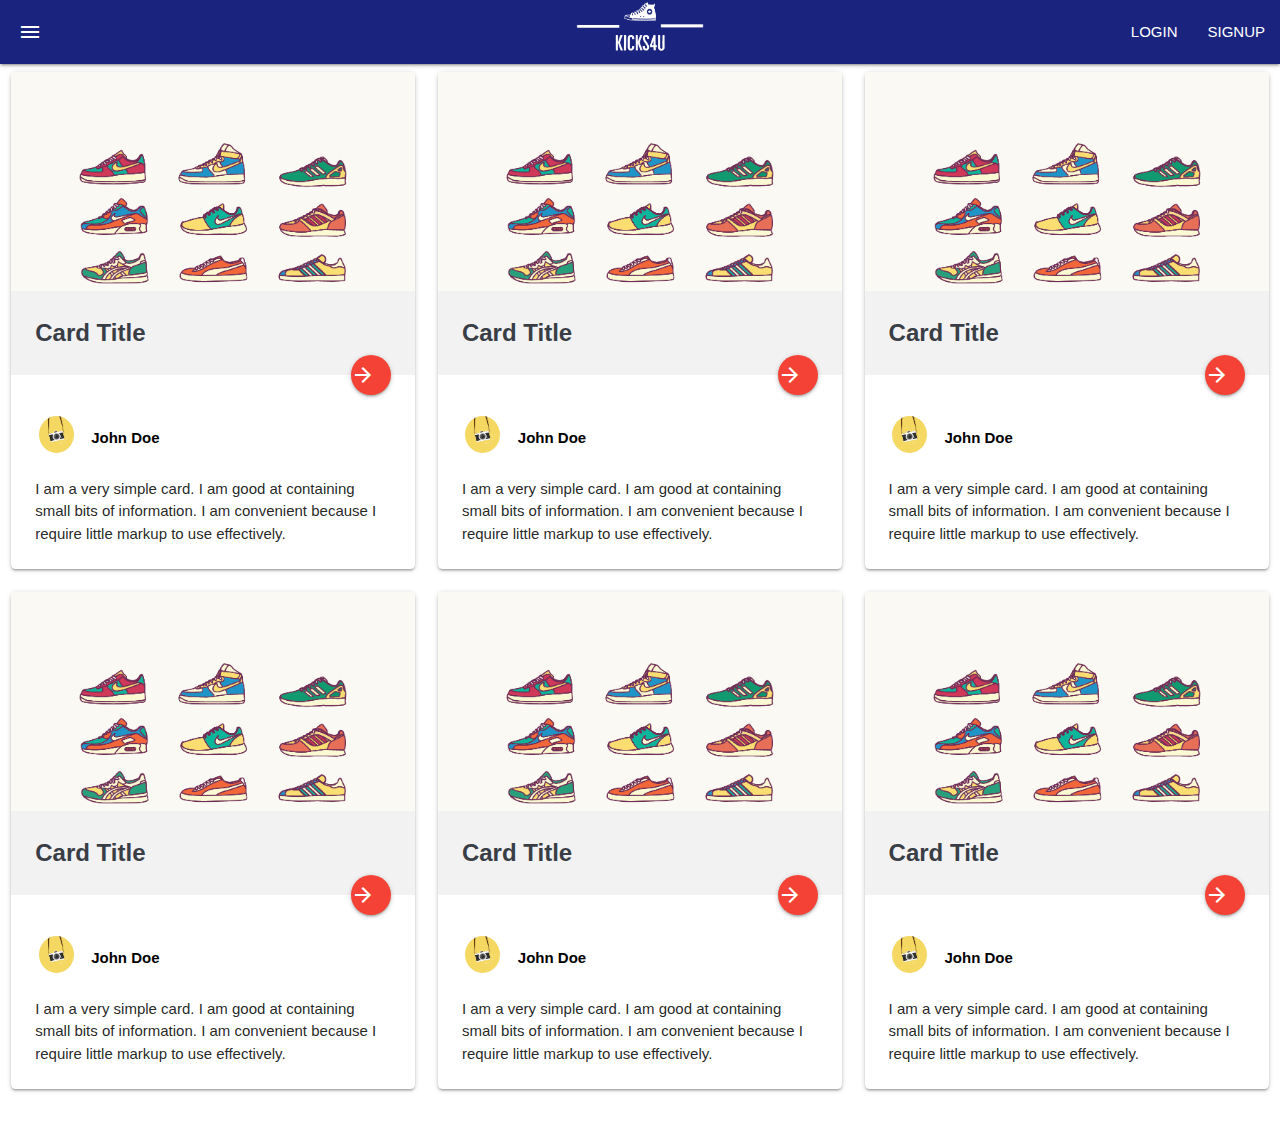
<file: index.html>
<!DOCTYPE html>
<html>
  <head>
    <!--Import Google Icon Font-->
    <link
      href="https://fonts.googleapis.com/icon?family=Material+Icons"
      rel="stylesheet"
    />
    <!--Import materialize.css-->
    <link
      type="text/css"
      rel="stylesheet"
      href="css/materialize.min.css"
      media="screen,projection"
    />
    <!-- Import external stylesheet -->
    <link rel="stylesheet" href="css/styles.css" />
    <!--Let browser know website is optimized for mobile-->
    <meta name="viewport" content="width=device-width, initial-scale=1.0" />
  </head>

  <body>
    <!-- Navbar -->
    <nav>
      <div class="nav-wrapper indigo darken-4">
        <!-- Sidebar -->
        <a href="index.html" class="brand-logo center">
            <img class="brand-logo center" id="logo" src="images/logo.png" alt="Logo" />
        </a>
        <ul id="slide-out" class="sidenav">
          <li>
            <div class="user-view">
              <div class="background">
                <img id="sidenav-bg" src="images/background.png" />
              </div>
              <a href="#user"><img class="circle" src="images/user.png" /></a>
              <a href="#name"><span class="white-text name">John Doe</span></a>
              <a href="#email">
                <span class="white-text email">jdandturk@gmail.com</span>
              </a>
            </div>
          </li>
          <li>
            <a class="waves-effect" href="index.html"
              ><i class="material-icons indigo-text">home</i>Home
            </a>
          </li>
          <li>
            <a class="waves-effect" href="#!"
              ><i class="material-icons indigo-text">stars</i>Showcase
            </a>
          </li>
          <li>
            <a class="waves-effect" href="#!"
              ><i class="material-icons indigo-text">settings</i>Tools &
              Resources
            </a>
          </li>
          <li>
            <a class="waves-effect" href="#!"
              ><i class="material-icons indigo-text">code</i>Themes & Templates
            </a>
          </li>
          <li>
            <a class="waves-effect" href="#!"
              ><i class="material-icons indigo-text">palette</i>Mockups &
              Concepts
            </a>
          </li>
          <li>
            <a class="waves-effect" href="#!"
              ><i class="material-icons indigo-text">adb</i>Apps
            </a>
          </li>
          <li>
            <a class="waves-effect" href="#!">
              <i class="material-icons indigo-text"
                ><svg
                  xmlns="http://www.w3.org/2000/svg"
                  x="0px"
                  y="0px"
                  width="25"
                  height="50"
                  viewBox="0 0 30 30"
                >
                  <path
                    d="M15,3C8.373,3,3,8.373,3,15c0,6.627,5.373,12,12,12s12-5.373,12-12C27,8.373,21.627,3,15,3z M24.084,10.843 c0.003,0.096,0.018,0.178,0.018,0.278c0,1.043-0.196,2.217-0.783,3.687l-2.987,8.637c-0.634,0.402-1.315,0.732-2.034,0.984 l-3.116-8.531l-2.991,8.692c-0.64-0.188-1.253-0.437-1.833-0.742L5.747,11.221c0.271-0.661,0.609-1.286,1.008-1.868 c0.102,0.002,0.217,0.005,0.307,0.005c1.076,0,2.743-0.131,2.743-0.131c0.556-0.031,0.62,0.783,0.066,0.849 c0,0-0.558,0.065-1.178,0.098l3.748,11.151l2.252-6.757l-1.602-4.396c-0.556-0.031-1.08-0.096-1.08-0.096 c-0.556-0.033-0.489-0.882,0.065-0.849c0,0,1.7,0.131,2.71,0.131c1.076,0,2.743-0.131,2.743-0.131 c0.556-0.031,0.62,0.783,0.066,0.849c0,0-0.559,0.065-1.178,0.098l3.72,11.066l1.028-3.434c0.522-1.337,0.783-2.444,0.783-3.327 c0-1.272-0.456-2.153-0.849-2.838c-0.521-0.849-1.012-1.566-1.012-2.415c0-0.849,0.58-1.64,1.431-1.794 C22.602,8.368,23.48,9.529,24.084,10.843z"
                  ></path></svg></i
              >Wordpress
            </a>
          </li>
        </ul>
        <a
          href="#"
          data-target="slide-out"
          class="sidenav-trigger show-on-large"
        >
          <i class="material-icons">menu</i>
        </a>

        <ul id="nav-mobile" class="right hide-on-med-and-down">
          <li><a href="#">LOGIN</a></li>
          <li><a href="#">SIGNUP</a></li>
        </ul>
      </div>
    </nav>

    <!-- Content -->
    <div class="row">
        <div class="col l4 m6 s12">
            <div class="card">
              <div class="card-image">
                <img src="images/shoes.png" />
                <span class="card-title">Card Title</span>
                <a href="article.html" class="btn-floating halfway-fab waves-effect waves-light red"
                  ><i class="material-icons">arrow_forward_ios</i></a
                >
              </div>
              <div class="card-content">
                <div class="author">
                    <a class="profile-image" href="#user"><img id="author-image" class="circle" src="images/camera.png" /></a>
                    <a class="profile-name" href="#name"><p id="author-name" class="black-text name">John Doe</p></a>
                </div>
                <p>
                  I am a very simple card. I am good at containing small bits of
                  information. I am convenient because I require little markup to
                  use effectively.
                </p>
              </div>
            </div>
          </div><div class="col l4 m6 s12">
            <div class="card">
              <div class="card-image">
                <img src="images/shoes.png" />
                <span class="card-title">Card Title</span>
                <a href="article.html" class="btn-floating halfway-fab waves-effect waves-light red"
                  ><i class="material-icons">arrow_forward_ios</i></a
                >
              </div>
              <div class="card-content">
                <div class="author">
                    <a class="profile-image" href="#user"><img id="author-image" class="circle" src="images/camera.png" /></a>
                    <a class="profile-name" href="#name"><p id="author-name" class="black-text name">John Doe</p></a>
                </div>
                <p>
                  I am a very simple card. I am good at containing small bits of
                  information. I am convenient because I require little markup to
                  use effectively.
                </p>
              </div>
            </div>
          </div><div class="col l4 m6 s12">
            <div class="card">
              <div class="card-image">
                <img src="images/shoes.png" />
                <span class="card-title">Card Title</span>
                <a href="article.html" class="btn-floating halfway-fab waves-effect waves-light red"
                  ><i class="material-icons">arrow_forward_ios</i></a
                >
              </div>
              <div class="card-content">
                <div class="author">
                    <a class="profile-image" href="#user"><img id="author-image" class="circle" src="images/camera.png" /></a>
                    <a class="profile-name" href="#name"><p id="author-name" class="black-text name">John Doe</p></a>
                </div>
                <p>
                  I am a very simple card. I am good at containing small bits of
                  information. I am convenient because I require little markup to
                  use effectively.
                </p>
              </div>
            </div>
          </div><div class="col l4 m6 s12">
            <div class="card">
              <div class="card-image">
                <img src="images/shoes.png" />
                <span class="card-title">Card Title</span>
                <a href="article.html" class="btn-floating halfway-fab waves-effect waves-light red"
                  ><i class="material-icons">arrow_forward_ios</i></a
                >
              </div>
              <div class="card-content">
                <div class="author">
                    <a class="profile-image" href="#user"><img id="author-image" class="circle" src="images/camera.png" /></a>
                    <a class="profile-name" href="#name"><p id="author-name" class="black-text name">John Doe</p></a>
                </div>
                <p>
                  I am a very simple card. I am good at containing small bits of
                  information. I am convenient because I require little markup to
                  use effectively.
                </p>
              </div>
            </div>
          </div><div class="col l4 m6 s12">
            <div class="card">
              <div class="card-image">
                <img src="images/shoes.png" />
                <span class="card-title">Card Title</span>
                <a href="article.html" class="btn-floating halfway-fab waves-effect waves-light red"
                  ><i class="material-icons">arrow_forward_ios</i></a
                >
              </div>
              <div class="card-content">
                <div class="author">
                    <a class="profile-image" href="#user"><img id="author-image" class="circle" src="images/camera.png" /></a>
                    <a class="profile-name" href="#name"><p id="author-name" class="black-text name">John Doe</p></a>
                </div>
                <p>
                  I am a very simple card. I am good at containing small bits of
                  information. I am convenient because I require little markup to
                  use effectively.
                </p>
              </div>
            </div>
          </div><div class="col l4 m6 s12">
            <div class="card">
              <div class="card-image">
                <img src="images/shoes.png" />
                <span class="card-title">Card Title</span>
                <a href="article.html" class="btn-floating halfway-fab waves-effect waves-light red"
                  ><i class="material-icons">arrow_forward_ios</i></a
                >
              </div>
              <div class="card-content">
                <div class="author">
                    <a class="profile-image" href="#user"><img id="author-image" class="circle" src="images/camera.png" /></a>
                    <a class="profile-name" href="#name"><p id="author-name" class="black-text name">John Doe</p></a>
                </div>
                <p>
                  I am a very simple card. I am good at containing small bits of
                  information. I am convenient because I require little markup to
                  use effectively.
                </p>
              </div>
            </div>
    </div>


    <!--JavaScript at end of body for optimized loading-->
    <script type="text/javascript" src="js/materialize.min.js"></script>
    <script type="text/javascript" src="js/scripts.js"></script>
  </body>
</html>
</file>
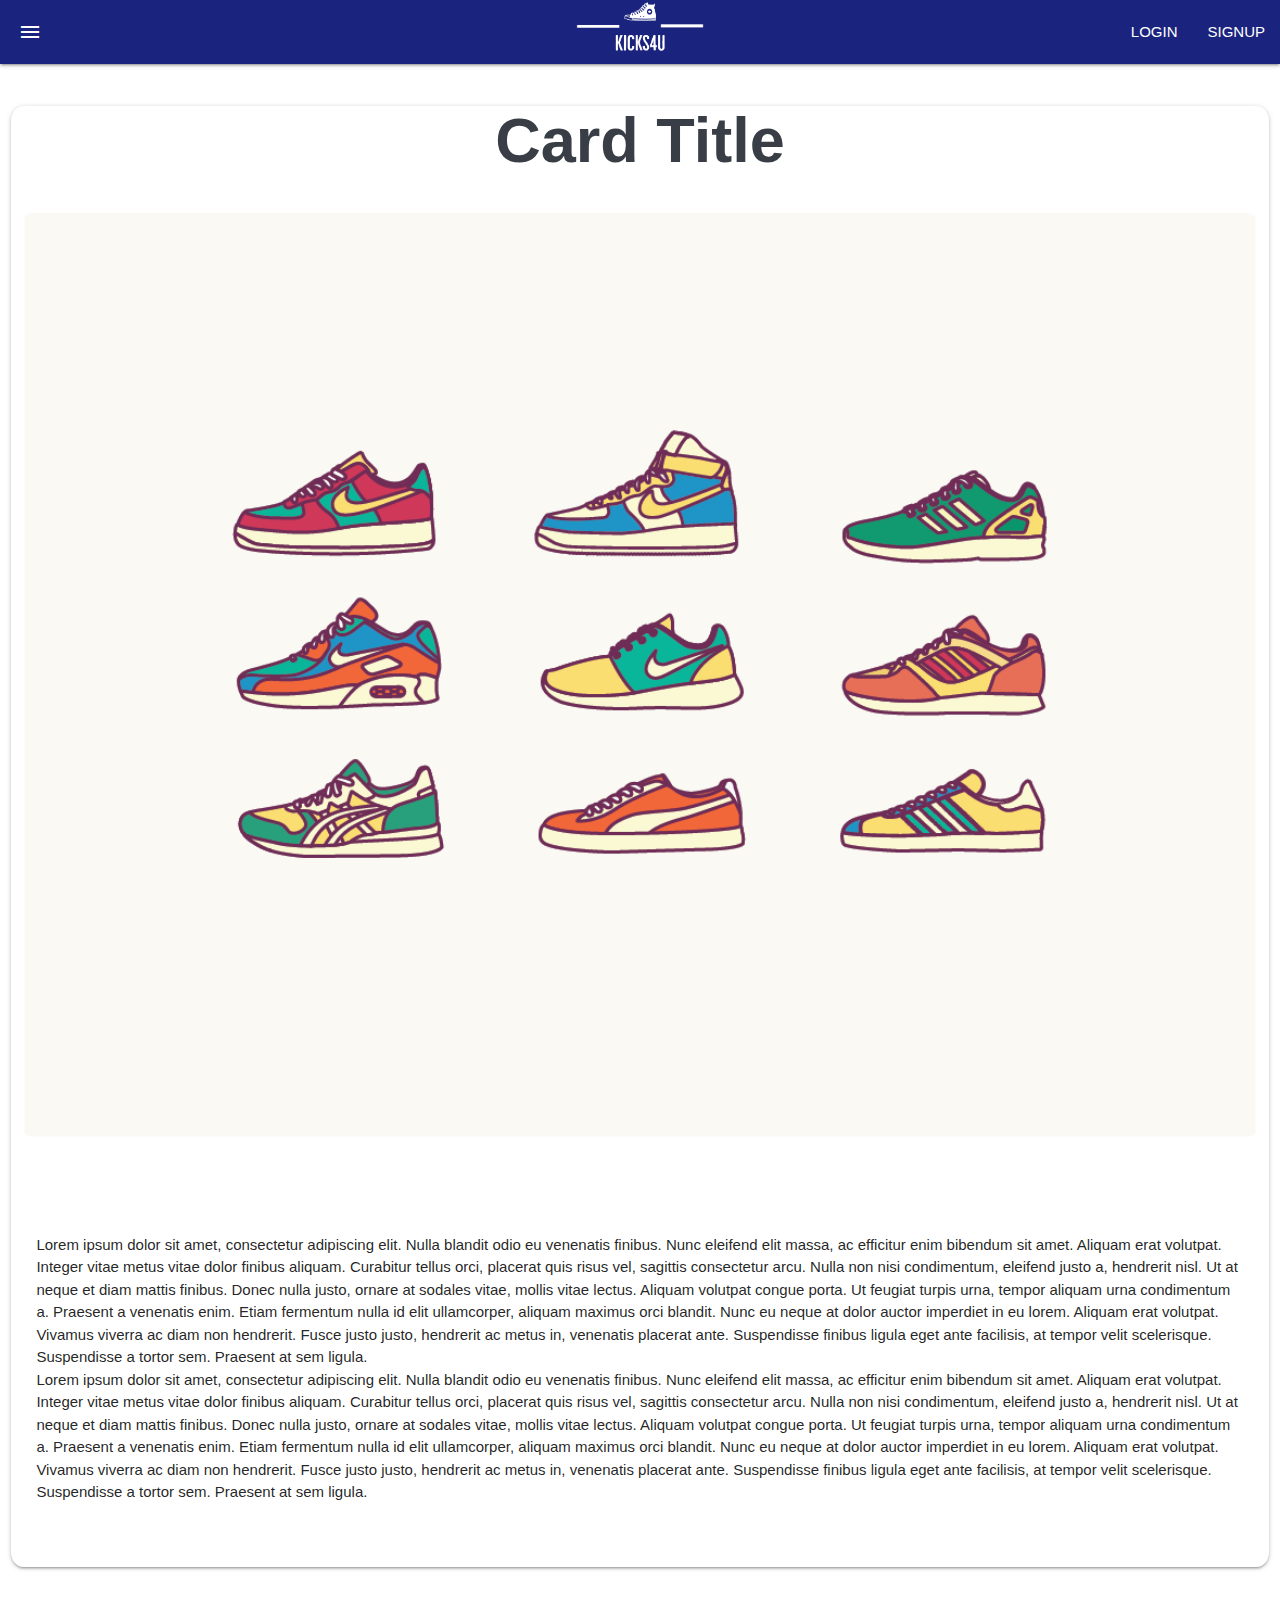
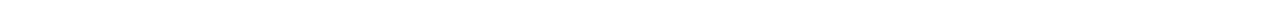
<file: article.html>
<!DOCTYPE html>
<html>
  <head>
    <!--Import Google Icon Font-->
    <link
      href="https://fonts.googleapis.com/icon?family=Material+Icons"
      rel="stylesheet"
    />
    <!--Import materialize.css-->
    <link
      type="text/css"
      rel="stylesheet"
      href="css/materialize.min.css"
      media="screen,projection"
    />
    <!-- Import external stylesheet -->
    <link rel="stylesheet" href="css/styles.css" />
    <!--Let browser know website is optimized for mobile-->
    <meta name="viewport" content="width=device-width, initial-scale=1.0" />
  </head>

  <body>
    <!-- Navbar -->
    <nav>
      <div class="nav-wrapper indigo darken-4">
        <!-- Sidebar -->
        <a href="index.html" class="brand-logo center">
        <img id="logo" src="images/logo.png" alt="Logo" />
        </a>
        <ul id="slide-out" class="sidenav">
          <li>
            <div class="user-view">
              <div class="background">
                <img id="sidenav-bg" src="images/background.png" />
              </div>
              <a href="#user"><img class="circle" src="images/user.png" /></a>
              <a href="#name"><span class="white-text name">John Doe</span></a>
              <a href="#email">
                <span class="white-text email">jdandturk@gmail.com</span>
              </a>
            </div>
          </li>
          <li>
            <a class="waves-effect" href="index.html"
              ><i class="material-icons indigo-text">home</i>Home
            </a>
          </li>
          <li>
            <a class="waves-effect" href="#!"
              ><i class="material-icons indigo-text">stars</i>Showcase
            </a>
          </li>
          <li>
            <a class="waves-effect" href="#!"
              ><i class="material-icons indigo-text">settings</i>Tools &
              Resources
            </a>
          </li>
          <li>
            <a class="waves-effect" href="#!"
              ><i class="material-icons indigo-text">code</i>Themes & Templates
            </a>
          </li>
          <li>
            <a class="waves-effect" href="#!"
              ><i class="material-icons indigo-text">palette</i>Mockups &
              Concepts
            </a>
          </li>
          <li>
            <a class="waves-effect" href="#!"
              ><i class="material-icons indigo-text">adb</i>Apps
            </a>
          </li>
          <li>
            <a class="waves-effect" href="#!">
              <i class="material-icons indigo-text"
                ><svg
                  xmlns="http://www.w3.org/2000/svg"
                  x="0px"
                  y="0px"
                  width="25"
                  height="50"
                  viewBox="0 0 30 30"
                >
                  <path
                    d="M15,3C8.373,3,3,8.373,3,15c0,6.627,5.373,12,12,12s12-5.373,12-12C27,8.373,21.627,3,15,3z M24.084,10.843 c0.003,0.096,0.018,0.178,0.018,0.278c0,1.043-0.196,2.217-0.783,3.687l-2.987,8.637c-0.634,0.402-1.315,0.732-2.034,0.984 l-3.116-8.531l-2.991,8.692c-0.64-0.188-1.253-0.437-1.833-0.742L5.747,11.221c0.271-0.661,0.609-1.286,1.008-1.868 c0.102,0.002,0.217,0.005,0.307,0.005c1.076,0,2.743-0.131,2.743-0.131c0.556-0.031,0.62,0.783,0.066,0.849 c0,0-0.558,0.065-1.178,0.098l3.748,11.151l2.252-6.757l-1.602-4.396c-0.556-0.031-1.08-0.096-1.08-0.096 c-0.556-0.033-0.489-0.882,0.065-0.849c0,0,1.7,0.131,2.71,0.131c1.076,0,2.743-0.131,2.743-0.131 c0.556-0.031,0.62,0.783,0.066,0.849c0,0-0.559,0.065-1.178,0.098l3.72,11.066l1.028-3.434c0.522-1.337,0.783-2.444,0.783-3.327 c0-1.272-0.456-2.153-0.849-2.838c-0.521-0.849-1.012-1.566-1.012-2.415c0-0.849,0.58-1.64,1.431-1.794 C22.602,8.368,23.48,9.529,24.084,10.843z"
                  ></path></svg></i
              >Wordpress
            </a>
          </li>
        </ul>
        <a
          href="#"
          data-target="slide-out"
          class="sidenav-trigger show-on-large"
        >
          <i class="material-icons">menu</i>
        </a>

        <ul id="nav-mobile" class="right hide-on-med-and-down">
          <li><a href="#">LOGIN</a></li>
          <li><a href="#">SIGNUP</a></li>
        </ul>
      </div>
    </nav>

    <!-- Content -->
    <div class="row">
      <div class="col s12 m12 l12">
        <div class="card">
          <h1>Card Title</h1>
          <img id="article-img" src="images/shoes.png" alt="Article Image" />
          <div id="article-content">
            <p>
              Lorem ipsum dolor sit amet, consectetur adipiscing elit. Nulla
              blandit odio eu venenatis finibus. Nunc eleifend elit massa, ac
              efficitur enim bibendum sit amet. Aliquam erat volutpat. Integer
              vitae metus vitae dolor finibus aliquam. Curabitur tellus orci,
              placerat quis risus vel, sagittis consectetur arcu. Nulla non nisi
              condimentum, eleifend justo a, hendrerit nisl. Ut at neque et diam
              mattis finibus. Donec nulla justo, ornare at sodales vitae, mollis
              vitae lectus. Aliquam volutpat congue porta. Ut feugiat turpis
              urna, tempor aliquam urna condimentum a. Praesent a venenatis
              enim. Etiam fermentum nulla id elit ullamcorper, aliquam maximus
              orci blandit. Nunc eu neque at dolor auctor imperdiet in eu lorem.
              Aliquam erat volutpat. Vivamus viverra ac diam non hendrerit.
              Fusce justo justo, hendrerit ac metus in, venenatis placerat ante.
              Suspendisse finibus ligula eget ante facilisis, at tempor velit
              scelerisque. Suspendisse a tortor sem. Praesent at sem ligula.
            <br>
              Lorem ipsum dolor sit amet, consectetur adipiscing elit. Nulla
              blandit odio eu venenatis finibus. Nunc eleifend elit massa, ac
              efficitur enim bibendum sit amet. Aliquam erat volutpat. Integer
              vitae metus vitae dolor finibus aliquam. Curabitur tellus orci,
              placerat quis risus vel, sagittis consectetur arcu. Nulla non nisi
              condimentum, eleifend justo a, hendrerit nisl. Ut at neque et diam
              mattis finibus. Donec nulla justo, ornare at sodales vitae, mollis
              vitae lectus. Aliquam volutpat congue porta. Ut feugiat turpis
              urna, tempor aliquam urna condimentum a. Praesent a venenatis
              enim. Etiam fermentum nulla id elit ullamcorper, aliquam maximus
              orci blandit. Nunc eu neque at dolor auctor imperdiet in eu lorem.
              Aliquam erat volutpat. Vivamus viverra ac diam non hendrerit.
              Fusce justo justo, hendrerit ac metus in, venenatis placerat ante.
              Suspendisse finibus ligula eget ante facilisis, at tempor velit
              scelerisque. Suspendisse a tortor sem. Praesent at sem ligula.
            </p>
          </div>
        </div>
      </div>
    </div>

    <!--JavaScript at end of body for optimized loading-->
    <script type="text/javascript" src="js/materialize.min.js"></script>
    <script type="text/javascript" src="js/scripts.js"></script>
  </body>
</html>
</file>
<file: css/styles.css>
* {
    box-sizing: border-box;
}

#sidenav-bg {
    width: 100%;
}

.brand-logo {
    width: 100%;
}

.sidenav svg {
    fill: #283593;
}

#logo {
    width: 10%;
}

.card {
    border-radius: 1%;
}

.card-title {
    background-color: #F2F2F2 ;
    color: #393E46 !important;
    font-weight: bold !important;
    width: 100%;
}

#article-img {
    width: 100%;
    padding: 1%;
    border-radius: 2%;
}

#article-content p {
    padding: 5% 2%;
}

h1 {
    text-align: center;
    color: #393E46 !important;
    font-weight: bold !important;
}

.author {
    display: flex;
    align-items: center;
    padding: 5% 1%;
}

.profile-image {
    width: 10%;
}

#author-image {
    width: 100%;
}

.profile-name {
    padding-left: 5%;
    font-weight: bold;
}

#author-name {
    text-align: left;
}

.card-content p {
    clear: both;
}
</file>
